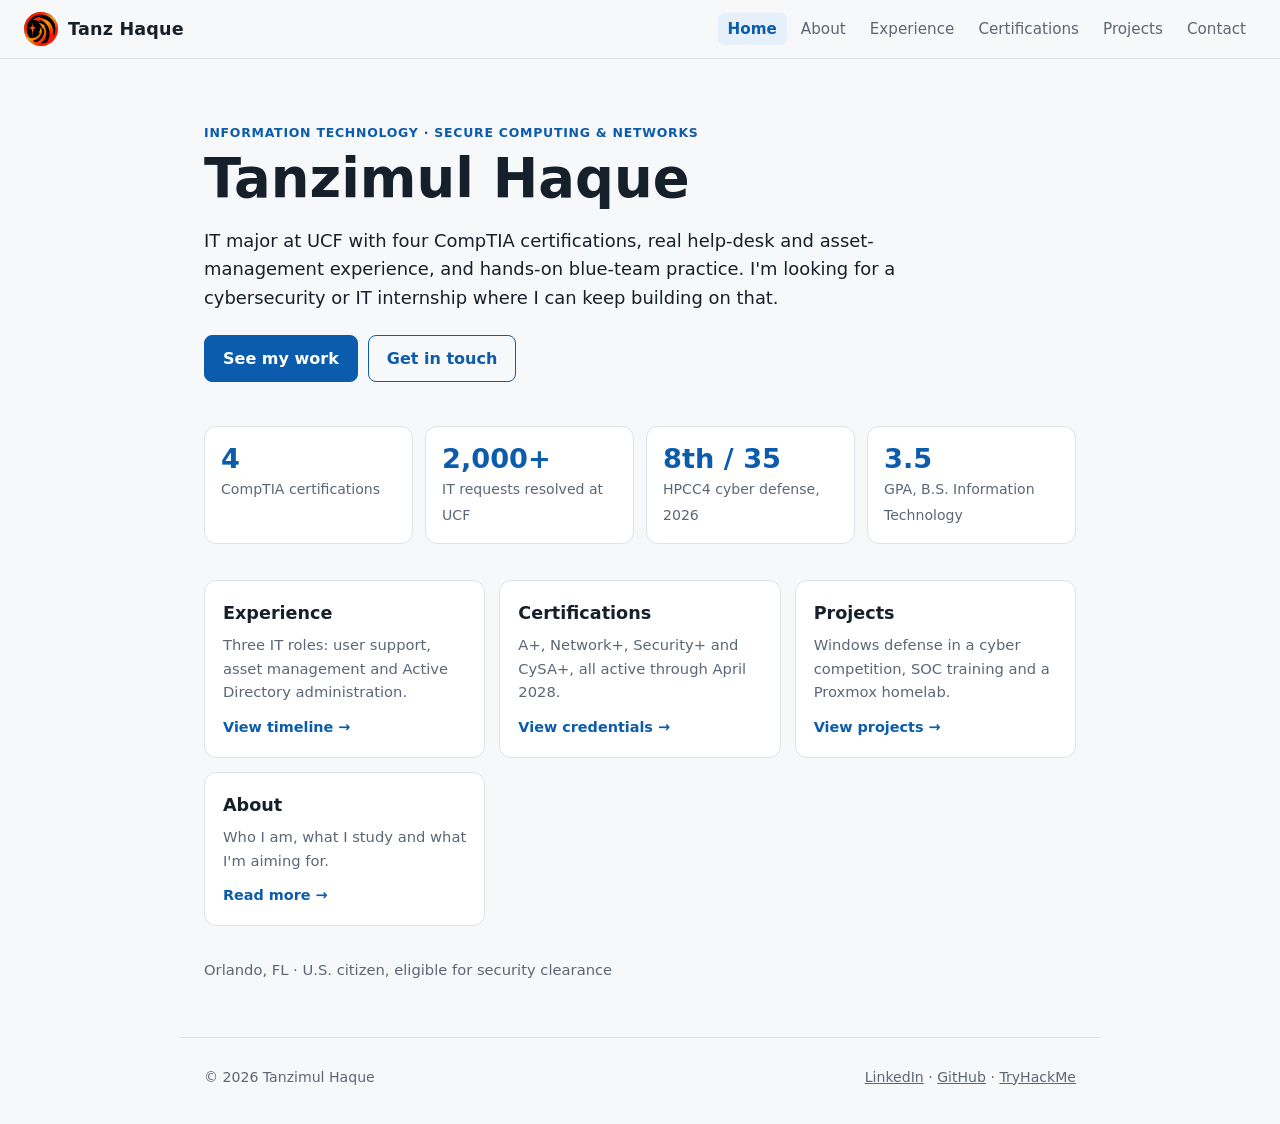
<file: index.html>
<!doctype html>
<html lang="en">
<head>
<meta charset="utf-8">
<meta name="viewport" content="width=device-width, initial-scale=1">
<title>Tanzimul Haque | IT &amp; Cybersecurity</title>
<meta name="description" content="Tanzimul Haque: UCF Information Technology student (SCAN minor) with Security+, CySA+, Network+ and A+, plus hands-on IT support and cyber competition experience.">
<link rel="icon" type="image/png" href="favicon.png">
<link rel="stylesheet" href="style.css">
</head>
<body class="home">
<header class="top">
  <a class="brand" href="index.html"><img src="logo.png" alt="" width="34" height="34"><span>Tanz Haque</span></a>
  <nav><a href="index.html" aria-current="page">Home</a><a href="about.html">About</a><a href="experience.html">Experience</a><a href="certifications.html">Certifications</a><a href="projects.html">Projects</a><a href="contact.html">Contact</a></nav>
</header>
<main>

<section class="hero">
  <p class="eyebrow">Information Technology &middot; Secure Computing &amp; Networks</p>
  <h1>Tanzimul Haque</h1>
  <p class="lead">IT major at UCF with four CompTIA certifications, real help-desk and asset-management experience, and hands-on blue-team practice. I'm looking for a cybersecurity or IT internship where I can keep building on that.</p>
  <p class="cta">
    <a class="btn" href="projects.html">See my work</a>
    <a class="btn ghost" href="contact.html">Get in touch</a>
  </p>
</section>

<section class="stats" aria-label="Highlights">
  <div class="stat"><b>4</b><span>CompTIA certifications</span></div>
  <div class="stat"><b>2,000+</b><span>IT requests resolved at UCF</span></div>
  <div class="stat"><b>8th / 35</b><span>HPCC4 cyber defense, 2026</span></div>
  <div class="stat"><b>3.5</b><span>GPA, B.S. Information Technology</span></div>
</section>

<section class="tiles">
  <a class="tile" href="experience.html"><h2>Experience</h2><p>Three IT roles: user support, asset management and Active Directory administration.</p><span>View timeline &rarr;</span></a>
  <a class="tile" href="certifications.html"><h2>Certifications</h2><p>A+, Network+, Security+ and CySA+, all active through April 2028.</p><span>View credentials &rarr;</span></a>
  <a class="tile" href="projects.html"><h2>Projects</h2><p>Windows defense in a cyber competition, SOC training and a Proxmox homelab.</p><span>View projects &rarr;</span></a>
  <a class="tile" href="about.html"><h2>About</h2><p>Who I am, what I study and what I'm aiming for.</p><span>Read more &rarr;</span></a>
</section>

<p class="facts-line">Orlando, FL &middot; U.S. citizen, eligible for security clearance</p>

</main>
<footer>
  <span>&copy; 2026 Tanzimul Haque</span>
  <span><a href="https://www.linkedin.com/in/tanzhaque/">LinkedIn</a> &middot; <a href="https://github.com/TanzHaque">GitHub</a> &middot; <a href="https://tryhackme.com/p/TanzHaque">TryHackMe</a></span>
</footer>
</body>
</html>
</file>
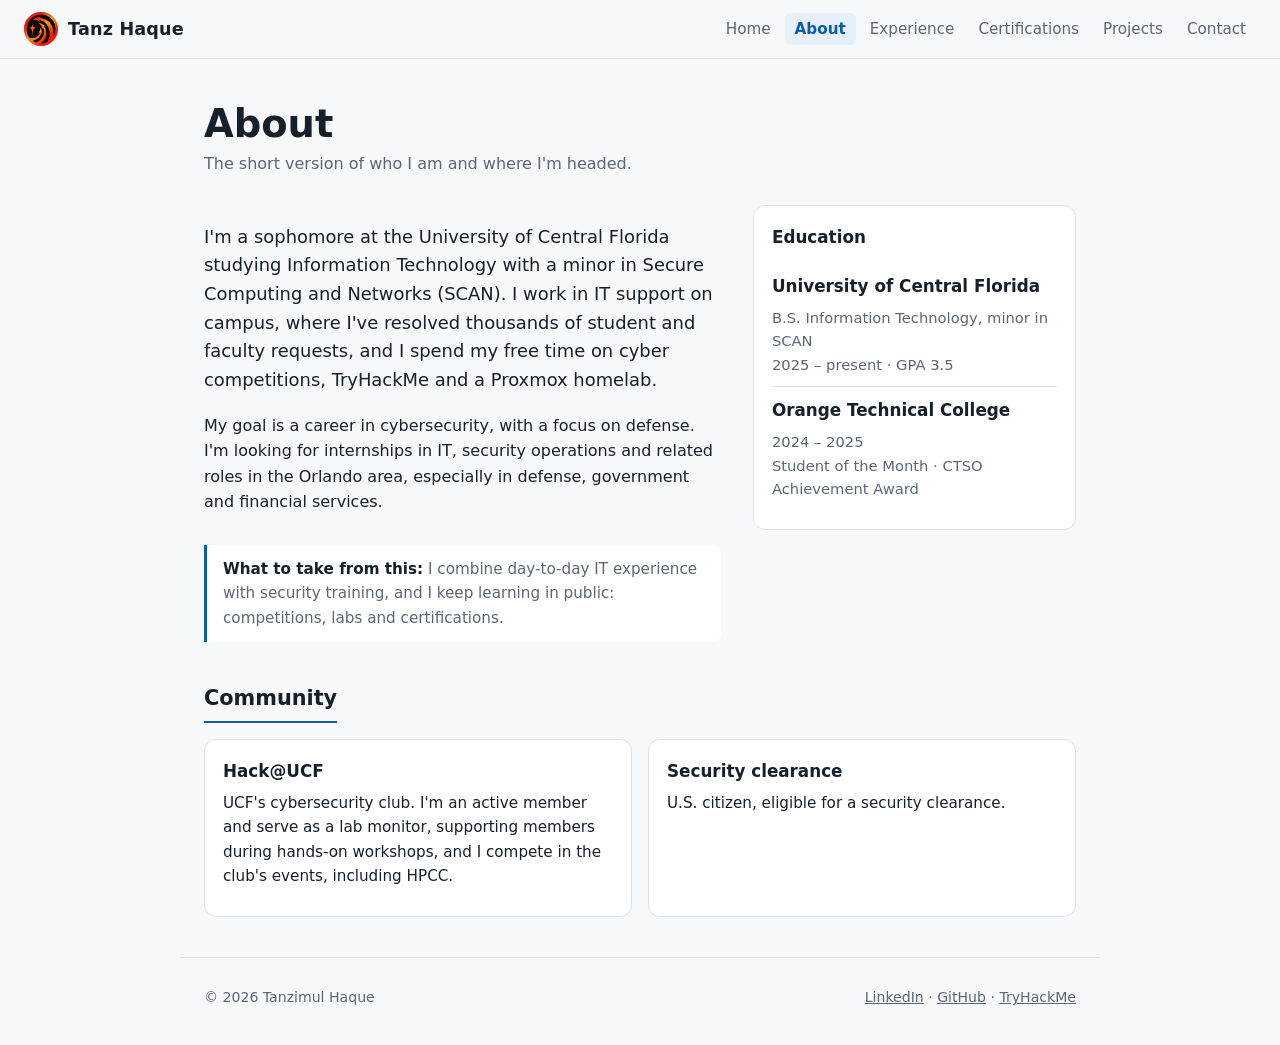
<file: about.html>
<!doctype html>
<html lang="en">
<head>
<meta charset="utf-8">
<meta name="viewport" content="width=device-width, initial-scale=1">
<title>About | Tanzimul Haque</title>
<meta name="description" content="About Tanzimul Haque: UCF IT student with a SCAN minor, working in campus IT support and building toward a cybersecurity career.">
<link rel="icon" type="image/png" href="favicon.png">
<link rel="stylesheet" href="style.css">
</head>
<body class="">
<header class="top">
  <a class="brand" href="index.html"><img src="logo.png" alt="" width="34" height="34"><span>Tanz Haque</span></a>
  <nav><a href="index.html">Home</a><a href="about.html" aria-current="page">About</a><a href="experience.html">Experience</a><a href="certifications.html">Certifications</a><a href="projects.html">Projects</a><a href="contact.html">Contact</a></nav>
</header>
<main>

<h1 class="page-title">About</h1>
<p class="page-sub">The short version of who I am and where I'm headed.</p>

<div class="two-col">
  <div>
    <p class="lead">I'm a sophomore at the University of Central Florida studying Information Technology with a minor in Secure Computing and Networks (SCAN). I work in IT support on campus, where I've resolved thousands of student and faculty requests, and I spend my free time on cyber competitions, TryHackMe and a Proxmox homelab.</p>
    <p>My goal is a career in cybersecurity, with a focus on defense. I'm looking for internships in IT, security operations and related roles in the Orlando area, especially in defense, government and financial services.</p>
    <p class="takeaway"><strong>What to take from this:</strong> I combine day-to-day IT experience with security training, and I keep learning in public: competitions, labs and certifications.</p>
  </div>
  <aside class="panel">
    <h2>Education</h2>
    <div class="mini">
      <h3>University of Central Florida</h3>
      <p>B.S. Information Technology, minor in SCAN<br>2025 &ndash; present &middot; GPA 3.5</p>
    </div>
    <div class="mini">
      <h3>Orange Technical College</h3>
      <p>2024 &ndash; 2025<br>Student of the Month &middot; CTSO Achievement Award</p>
    </div>
  </aside>
</div>

<h2 class="section">Community</h2>
<div class="cards">
  <article class="card">
    <h3>Hack@UCF</h3>
    <p>UCF's cybersecurity club. I'm an active member and serve as a lab monitor, supporting members during hands-on workshops, and I compete in the club's events, including HPCC.</p>
  </article>
  <article class="card">
    <h3>Security clearance</h3>
    <p>U.S. citizen, eligible for a security clearance.</p>
  </article>
</div>

</main>
<footer>
  <span>&copy; 2026 Tanzimul Haque</span>
  <span><a href="https://www.linkedin.com/in/tanzhaque/">LinkedIn</a> &middot; <a href="https://github.com/TanzHaque">GitHub</a> &middot; <a href="https://tryhackme.com/p/TanzHaque">TryHackMe</a></span>
</footer>
</body>
</html>
</file>
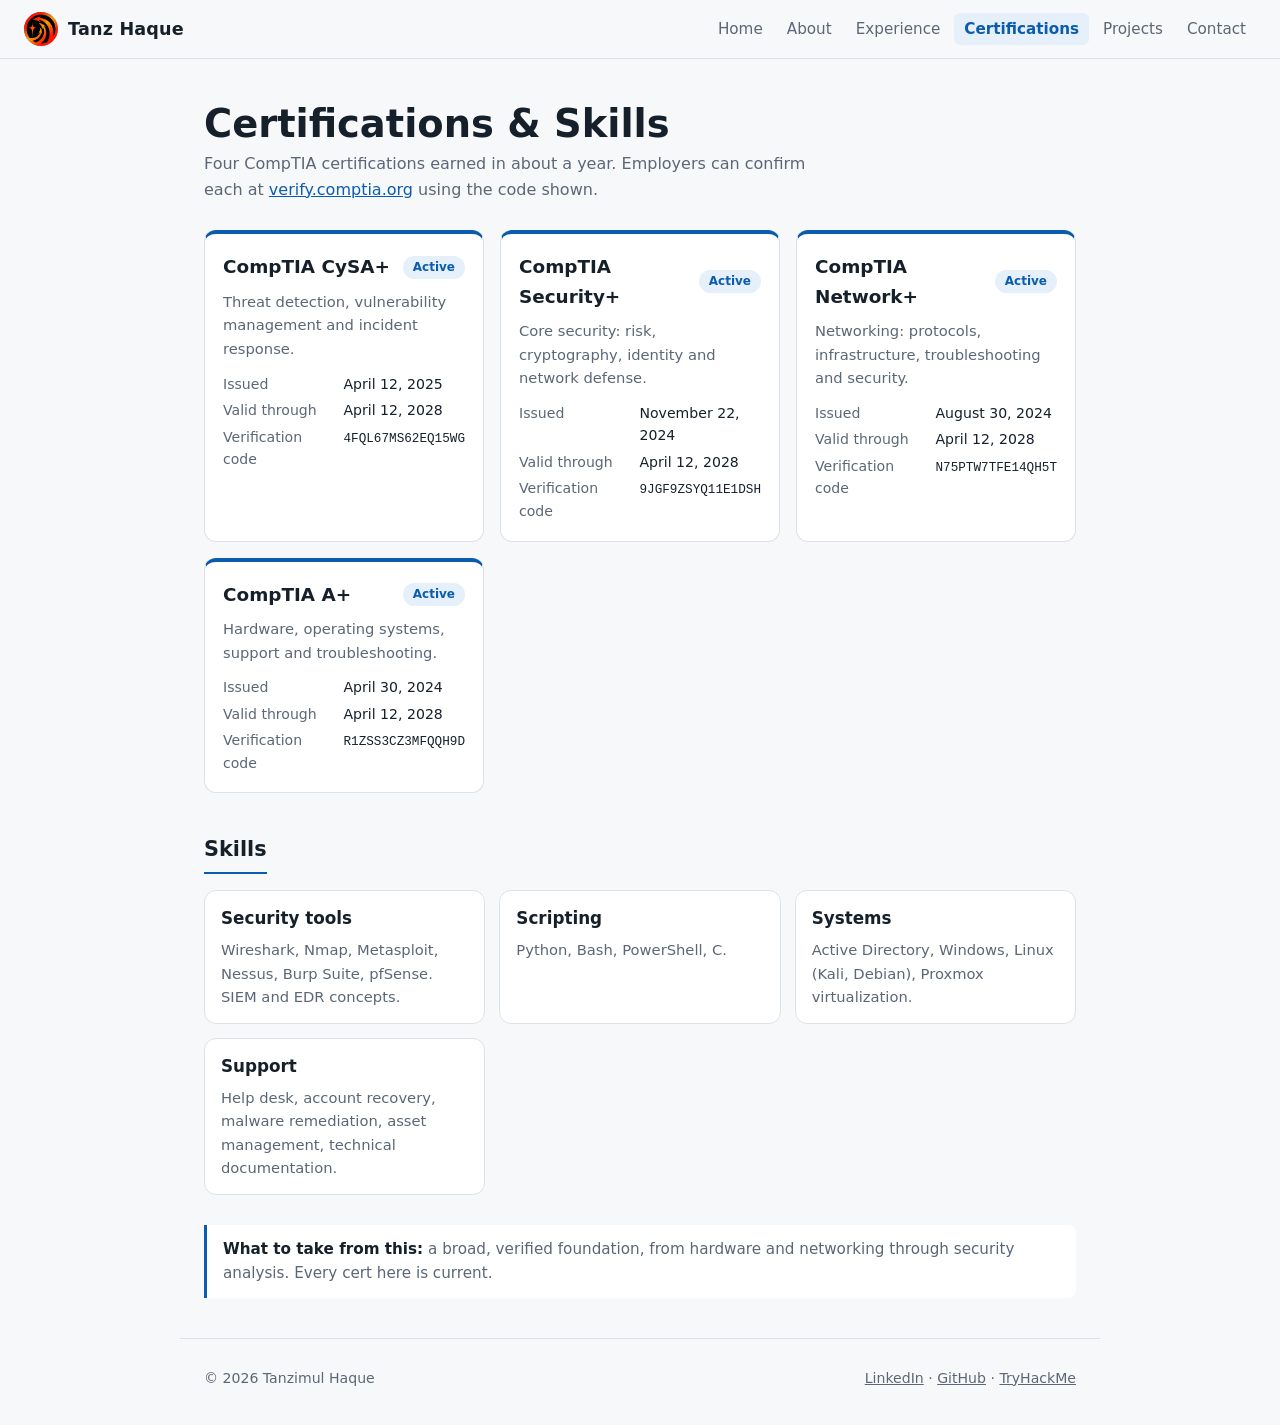
<file: certifications.html>
<!doctype html>
<html lang="en">
<head>
<meta charset="utf-8">
<meta name="viewport" content="width=device-width, initial-scale=1">
<title>Certifications | Tanzimul Haque</title>
<meta name="description" content="Tanzimul Haque's CompTIA certifications: A+, Network+, Security+ and CySA+, all active through April 2028.">
<link rel="icon" type="image/png" href="favicon.png">
<link rel="stylesheet" href="style.css">
</head>
<body class="">
<header class="top">
  <a class="brand" href="index.html"><img src="logo.png" alt="" width="34" height="34"><span>Tanz Haque</span></a>
  <nav><a href="index.html">Home</a><a href="about.html">About</a><a href="experience.html">Experience</a><a href="certifications.html" aria-current="page">Certifications</a><a href="projects.html">Projects</a><a href="contact.html">Contact</a></nav>
</header>
<main>
<h1 class="page-title">Certifications &amp; Skills</h1>
<p class="page-sub">Four CompTIA certifications earned in about a year. Employers can confirm each at <a href="https://verify.comptia.org">verify.comptia.org</a> using the code shown.</p>
<div class="cert-grid">
<article class="cert">
  <div class="cert-top"><h3>CompTIA CySA+</h3><span class="pill">Active</span></div>
  <p class="covers">Threat detection, vulnerability management and incident response.</p>
  <dl>
    <dt>Issued</dt><dd>April 12, 2025</dd>
    <dt>Valid through</dt><dd>April 12, 2028</dd>
    <dt>Verification code</dt><dd><code>4FQL67MS62EQ15WG</code></dd>
  </dl>
</article>
<article class="cert">
  <div class="cert-top"><h3>CompTIA Security+</h3><span class="pill">Active</span></div>
  <p class="covers">Core security: risk, cryptography, identity and network defense.</p>
  <dl>
    <dt>Issued</dt><dd>November 22, 2024</dd>
    <dt>Valid through</dt><dd>April 12, 2028</dd>
    <dt>Verification code</dt><dd><code>9JGF9ZSYQ11E1DSH</code></dd>
  </dl>
</article>
<article class="cert">
  <div class="cert-top"><h3>CompTIA Network+</h3><span class="pill">Active</span></div>
  <p class="covers">Networking: protocols, infrastructure, troubleshooting and security.</p>
  <dl>
    <dt>Issued</dt><dd>August 30, 2024</dd>
    <dt>Valid through</dt><dd>April 12, 2028</dd>
    <dt>Verification code</dt><dd><code>N75PTW7TFE14QH5T</code></dd>
  </dl>
</article>
<article class="cert">
  <div class="cert-top"><h3>CompTIA A+</h3><span class="pill">Active</span></div>
  <p class="covers">Hardware, operating systems, support and troubleshooting.</p>
  <dl>
    <dt>Issued</dt><dd>April 30, 2024</dd>
    <dt>Valid through</dt><dd>April 12, 2028</dd>
    <dt>Verification code</dt><dd><code>R1ZSS3CZ3MFQQH9D</code></dd>
  </dl>
</article>
</div>
<h2 class="section">Skills</h2>
<div class="skill-grid">
  <div class="skill"><h3>Security tools</h3><p>Wireshark, Nmap, Metasploit, Nessus, Burp Suite, pfSense. SIEM and EDR concepts.</p></div>
  <div class="skill"><h3>Scripting</h3><p>Python, Bash, PowerShell, C.</p></div>
  <div class="skill"><h3>Systems</h3><p>Active Directory, Windows, Linux (Kali, Debian), Proxmox virtualization.</p></div>
  <div class="skill"><h3>Support</h3><p>Help desk, account recovery, malware remediation, asset management, technical documentation.</p></div>
</div>
<p class="takeaway"><strong>What to take from this:</strong> a broad, verified foundation, from hardware and networking through security analysis. Every cert here is current.</p>
</main>
<footer>
  <span>&copy; 2026 Tanzimul Haque</span>
  <span><a href="https://www.linkedin.com/in/tanzhaque/">LinkedIn</a> &middot; <a href="https://github.com/TanzHaque">GitHub</a> &middot; <a href="https://tryhackme.com/p/TanzHaque">TryHackMe</a></span>
</footer>
</body>
</html>
</file>
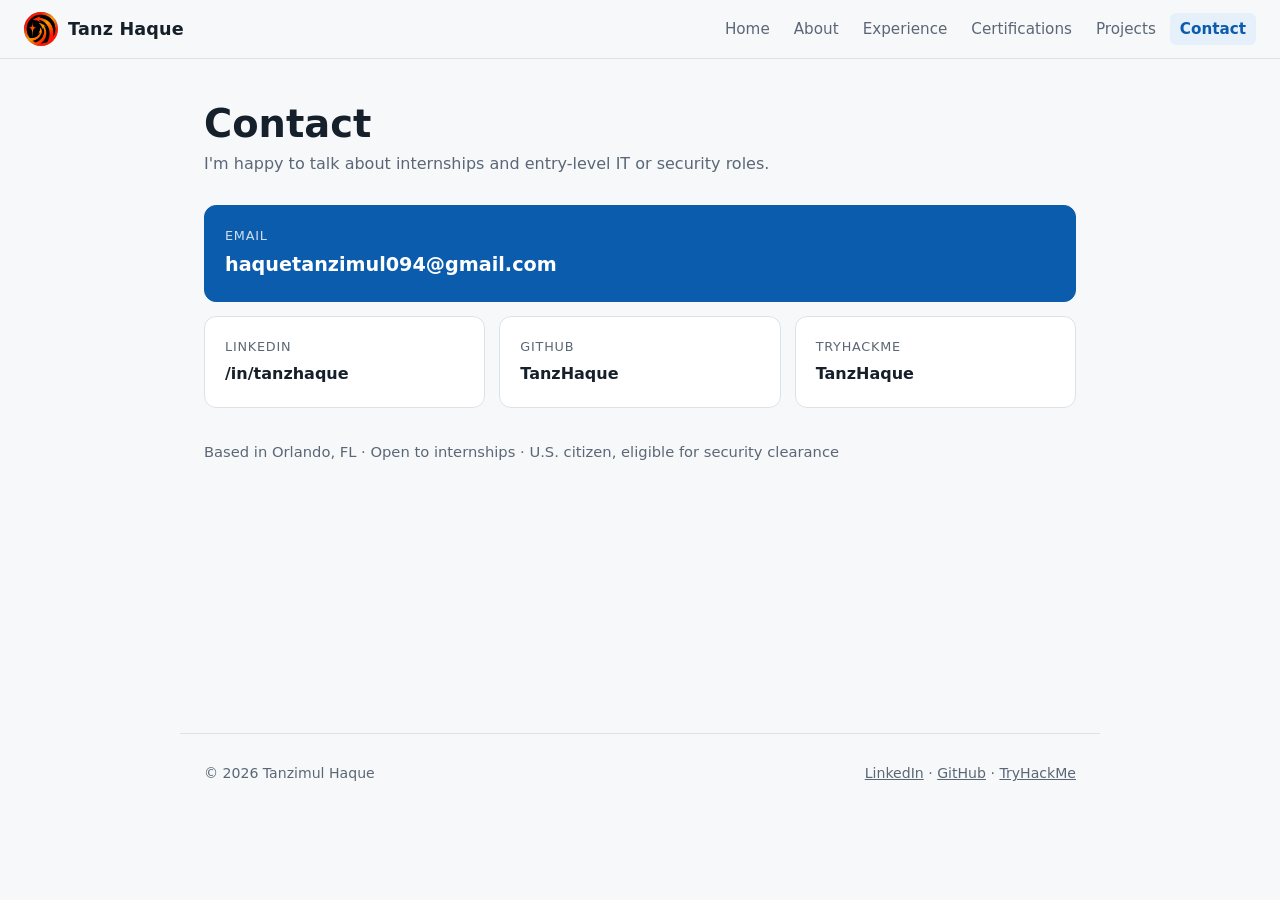
<file: contact.html>
<!doctype html>
<html lang="en">
<head>
<meta charset="utf-8">
<meta name="viewport" content="width=device-width, initial-scale=1">
<title>Contact | Tanzimul Haque</title>
<meta name="description" content="Contact Tanzimul Haque for internships and entry-level IT or cybersecurity roles.">
<link rel="icon" type="image/png" href="favicon.png">
<link rel="stylesheet" href="style.css">
</head>
<body class="">
<header class="top">
  <a class="brand" href="index.html"><img src="logo.png" alt="" width="34" height="34"><span>Tanz Haque</span></a>
  <nav><a href="index.html">Home</a><a href="about.html">About</a><a href="experience.html">Experience</a><a href="certifications.html">Certifications</a><a href="projects.html">Projects</a><a href="contact.html" aria-current="page">Contact</a></nav>
</header>
<main>

<h1 class="page-title">Contact</h1>
<p class="page-sub">I'm happy to talk about internships and entry-level IT or security roles.</p>
<div class="contact-grid">
  <a class="contact-card primary" href="mailto:haquetanzimul094@gmail.com"><span>Email</span><b>haquetanzimul094@gmail.com</b></a>
  <a class="contact-card" href="https://www.linkedin.com/in/tanzhaque/"><span>LinkedIn</span><b>/in/tanzhaque</b></a>
  <a class="contact-card" href="https://github.com/TanzHaque"><span>GitHub</span><b>TanzHaque</b></a>
  <a class="contact-card" href="https://tryhackme.com/p/TanzHaque"><span>TryHackMe</span><b>TanzHaque</b></a>
</div>
<p class="facts-line">Based in Orlando, FL &middot; Open to internships &middot; U.S. citizen, eligible for security clearance</p>

</main>
<footer>
  <span>&copy; 2026 Tanzimul Haque</span>
  <span><a href="https://www.linkedin.com/in/tanzhaque/">LinkedIn</a> &middot; <a href="https://github.com/TanzHaque">GitHub</a> &middot; <a href="https://tryhackme.com/p/TanzHaque">TryHackMe</a></span>
</footer>
</body>
</html>
</file>
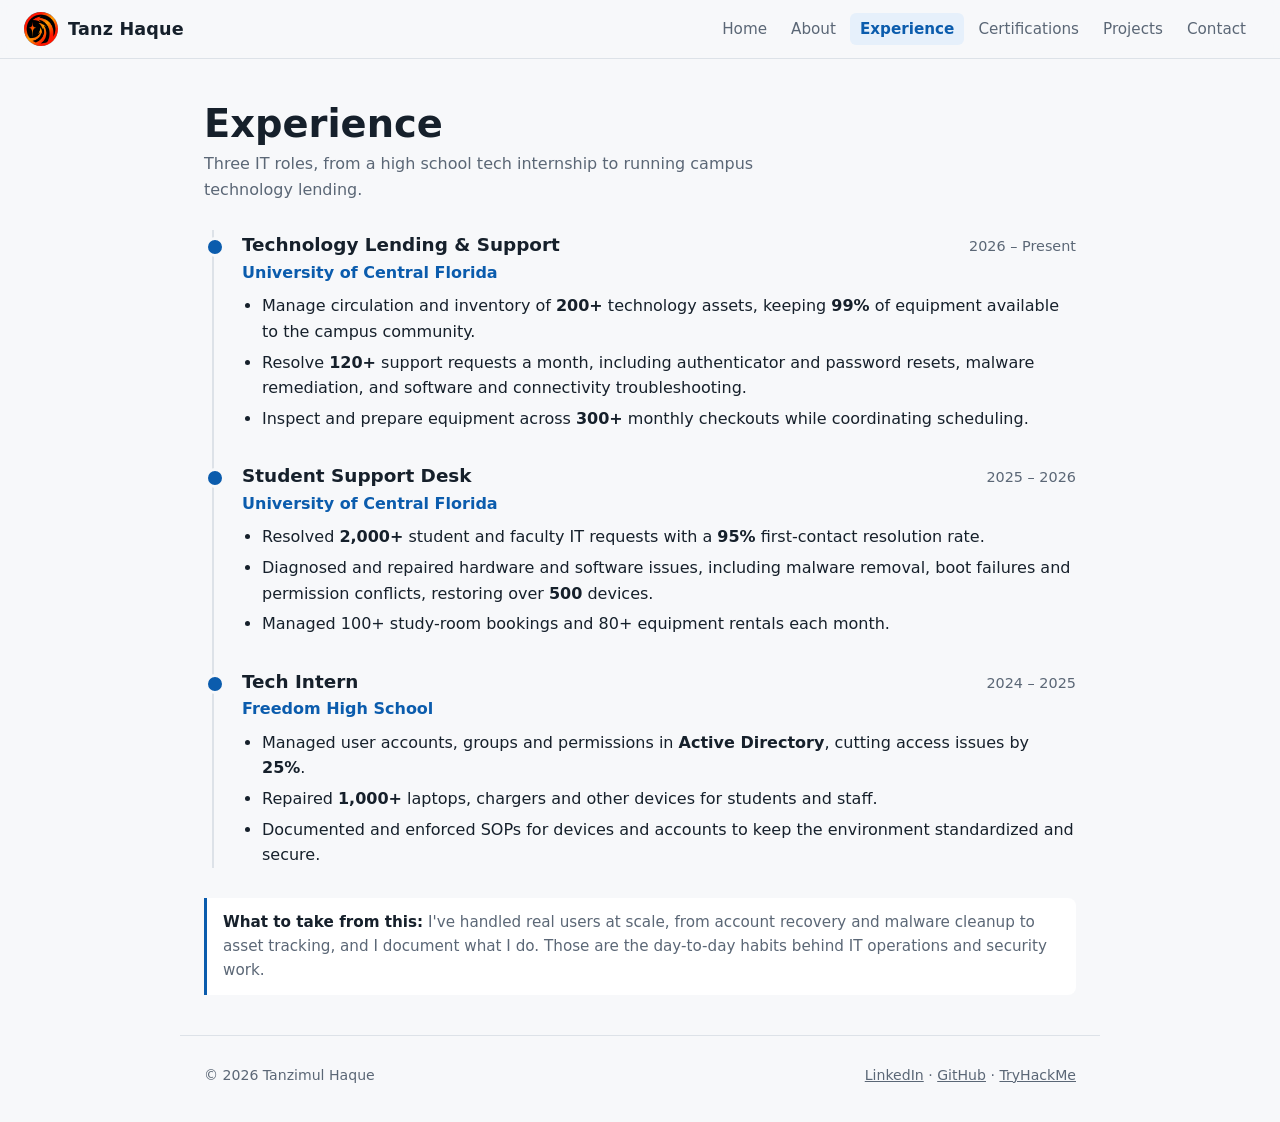
<file: experience.html>
<!doctype html>
<html lang="en">
<head>
<meta charset="utf-8">
<meta name="viewport" content="width=device-width, initial-scale=1">
<title>Experience | Tanzimul Haque</title>
<meta name="description" content="Tanzimul Haque's IT experience: UCF technology lending and support desk, and Active Directory administration at Freedom High School.">
<link rel="icon" type="image/png" href="favicon.png">
<link rel="stylesheet" href="style.css">
</head>
<body class="">
<header class="top">
  <a class="brand" href="index.html"><img src="logo.png" alt="" width="34" height="34"><span>Tanz Haque</span></a>
  <nav><a href="index.html">Home</a><a href="about.html">About</a><a href="experience.html" aria-current="page">Experience</a><a href="certifications.html">Certifications</a><a href="projects.html">Projects</a><a href="contact.html">Contact</a></nav>
</header>
<main>
<h1 class="page-title">Experience</h1>
<p class="page-sub">Three IT roles, from a high school tech internship to running campus technology lending.</p>
<div class="timeline">
<article class="job">
  <div class="job-head"><h3>Technology Lending &amp; Support</h3><time>2026 &ndash; Present</time></div>
  <p class="org">University of Central Florida</p>
  <ul><li>Manage circulation and inventory of <strong>200+</strong> technology assets, keeping <strong>99%</strong> of equipment available to the campus community.</li><li>Resolve <strong>120+</strong> support requests a month, including authenticator and password resets, malware remediation, and software and connectivity troubleshooting.</li><li>Inspect and prepare equipment across <strong>300+</strong> monthly checkouts while coordinating scheduling.</li></ul>
</article>
<article class="job">
  <div class="job-head"><h3>Student Support Desk</h3><time>2025 &ndash; 2026</time></div>
  <p class="org">University of Central Florida</p>
  <ul><li>Resolved <strong>2,000+</strong> student and faculty IT requests with a <strong>95%</strong> first-contact resolution rate.</li><li>Diagnosed and repaired hardware and software issues, including malware removal, boot failures and permission conflicts, restoring over <strong>500</strong> devices.</li><li>Managed 100+ study-room bookings and 80+ equipment rentals each month.</li></ul>
</article>
<article class="job">
  <div class="job-head"><h3>Tech Intern</h3><time>2024 &ndash; 2025</time></div>
  <p class="org">Freedom High School</p>
  <ul><li>Managed user accounts, groups and permissions in <strong>Active Directory</strong>, cutting access issues by <strong>25%</strong>.</li><li>Repaired <strong>1,000+</strong> laptops, chargers and other devices for students and staff.</li><li>Documented and enforced SOPs for devices and accounts to keep the environment standardized and secure.</li></ul>
</article>
</div>
<p class="takeaway"><strong>What to take from this:</strong> I've handled real users at scale, from account recovery and malware cleanup to asset tracking, and I document what I do. Those are the day-to-day habits behind IT operations and security work.</p>
</main>
<footer>
  <span>&copy; 2026 Tanzimul Haque</span>
  <span><a href="https://www.linkedin.com/in/tanzhaque/">LinkedIn</a> &middot; <a href="https://github.com/TanzHaque">GitHub</a> &middot; <a href="https://tryhackme.com/p/TanzHaque">TryHackMe</a></span>
</footer>
</body>
</html>
</file>
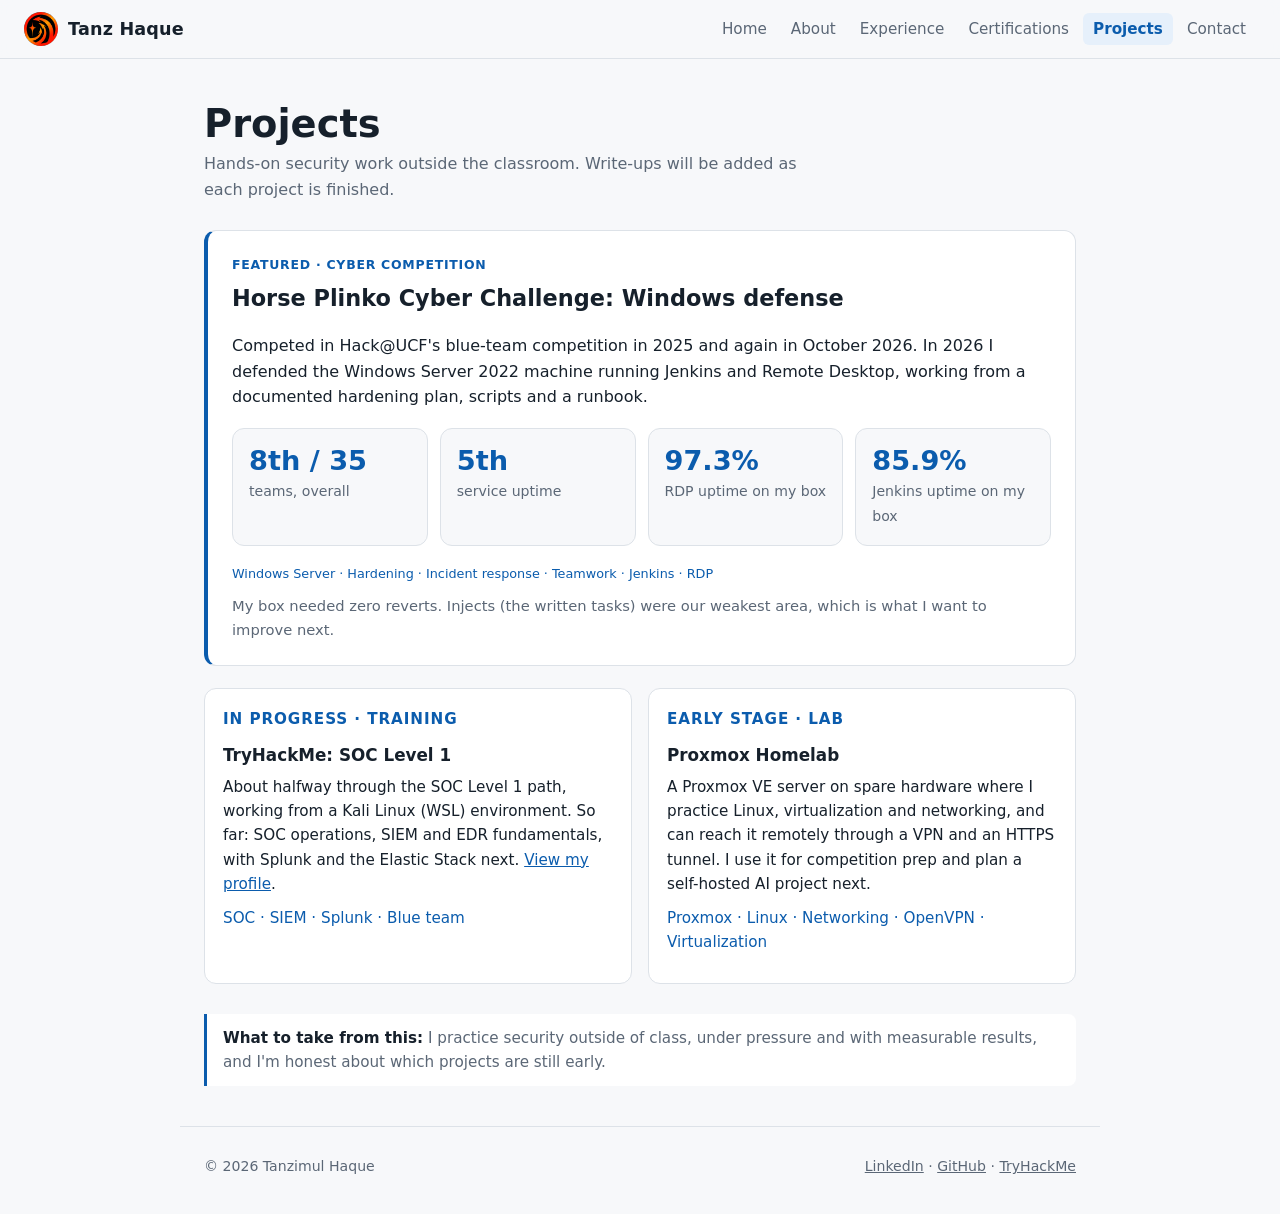
<file: projects.html>
<!doctype html>
<html lang="en">
<head>
<meta charset="utf-8">
<meta name="viewport" content="width=device-width, initial-scale=1">
<title>Projects | Tanzimul Haque</title>
<meta name="description" content="Projects by Tanzimul Haque: HPCC Windows defense (8th of 35), TryHackMe SOC Level 1 and a Proxmox homelab.">
<link rel="icon" type="image/png" href="favicon.png">
<link rel="stylesheet" href="style.css">
</head>
<body class="">
<header class="top">
  <a class="brand" href="index.html"><img src="logo.png" alt="" width="34" height="34"><span>Tanz Haque</span></a>
  <nav><a href="index.html">Home</a><a href="about.html">About</a><a href="experience.html">Experience</a><a href="certifications.html">Certifications</a><a href="projects.html" aria-current="page">Projects</a><a href="contact.html">Contact</a></nav>
</header>
<main>

<h1 class="page-title">Projects</h1>
<p class="page-sub">Hands-on security work outside the classroom. Write-ups will be added as each project is finished.</p>

<article class="feature">
  <p class="eyebrow">Featured &middot; Cyber competition</p>
  <h2>Horse Plinko Cyber Challenge: Windows defense</h2>
  <p>Competed in Hack@UCF's blue-team competition in 2025 and again in October 2026. In 2026 I defended the Windows Server 2022 machine running Jenkins and Remote Desktop, working from a documented hardening plan, scripts and a runbook.</p>
  <div class="stats small">
    <div class="stat"><b>8th / 35</b><span>teams, overall</span></div>
    <div class="stat"><b>5th</b><span>service uptime</span></div>
    <div class="stat"><b>97.3%</b><span>RDP uptime on my box</span></div>
    <div class="stat"><b>85.9%</b><span>Jenkins uptime on my box</span></div>
  </div>
  <p class="tags">Windows Server &middot; Hardening &middot; Incident response &middot; Teamwork &middot; Jenkins &middot; RDP</p>
  <p class="note-line">My box needed zero reverts. Injects (the written tasks) were our weakest area, which is what I want to improve next.</p>
</article>

<div class="cards">
  <article class="card">
    <p class="eyebrow">In progress &middot; Training</p>
    <h3>TryHackMe: SOC Level 1</h3>
    <p>About halfway through the SOC Level 1 path, working from a Kali Linux (WSL) environment. So far: SOC operations, SIEM and EDR fundamentals, with Splunk and the Elastic Stack next. <a href="https://tryhackme.com/p/TanzHaque">View my profile</a>.</p>
    <p class="tags">SOC &middot; SIEM &middot; Splunk &middot; Blue team</p>
  </article>
  <article class="card">
    <p class="eyebrow">Early stage &middot; Lab</p>
    <h3>Proxmox Homelab</h3>
    <p>A Proxmox VE server on spare hardware where I practice Linux, virtualization and networking, and can reach it remotely through a VPN and an HTTPS tunnel. I use it for competition prep and plan a self-hosted AI project next.</p>
    <p class="tags">Proxmox &middot; Linux &middot; Networking &middot; OpenVPN &middot; Virtualization</p>
  </article>
</div>
<p class="takeaway"><strong>What to take from this:</strong> I practice security outside of class, under pressure and with measurable results, and I'm honest about which projects are still early.</p>

</main>
<footer>
  <span>&copy; 2026 Tanzimul Haque</span>
  <span><a href="https://www.linkedin.com/in/tanzhaque/">LinkedIn</a> &middot; <a href="https://github.com/TanzHaque">GitHub</a> &middot; <a href="https://tryhackme.com/p/TanzHaque">TryHackMe</a></span>
</footer>
</body>
</html>
</file>
<file: style.css>
:root {
  --bg: #f7f8fa;
  --surface: #ffffff;
  --text: #16202b;
  --muted: #5b6776;
  --accent: #0b5cad;
  --accent-ink: #ffffff;
  --accent-soft: #e6f0fb;
  --line: #dde2e8;
}
@media (prefers-color-scheme: dark) {
  :root {
    --bg: #0f141a;
    --surface: #171e26;
    --text: #e8edf2;
    --muted: #9aa7b5;
    --accent: #5aa9ff;
    --accent-ink: #0a1118;
    --accent-soft: #14283d;
    --line: #28323d;
  }
}
* { box-sizing: border-box; }
html { scroll-behavior: smooth; }
body {
  margin: 0;
  background: var(--bg);
  color: var(--text);
  font: 16px/1.6 system-ui, -apple-system, "Segoe UI", Roboto, sans-serif;
}
a { color: var(--accent); }
code { font: .9em ui-monospace, Consolas, monospace; }

/* header / footer */
.top {
  position: sticky; top: 0; z-index: 5;
  display: flex; justify-content: space-between; align-items: center; flex-wrap: wrap; gap: 6px 20px;
  padding: 12px 24px;
  background: color-mix(in srgb, var(--bg) 90%, transparent);
  backdrop-filter: blur(8px);
  border-bottom: 1px solid var(--line);
}
.brand { display: inline-flex; align-items: center; gap: 10px; font-weight: 800; font-size: 1.1rem; letter-spacing: .01em; text-decoration: none; color: var(--text); }
.brand img { display: block; width: 34px; height: 34px; border-radius: 50%; background: #000; }
.top nav { display: flex; flex-wrap: wrap; gap: 4px 4px; }
.top nav a { padding: 4px 10px; border-radius: 6px; text-decoration: none; color: var(--muted); font-size: .95rem; }
.top nav a:hover { color: var(--accent); }
.top nav a[aria-current="page"] { color: var(--accent); background: var(--accent-soft); font-weight: 600; }
main, footer { max-width: 920px; margin: 0 auto; padding: 0 24px; }
main { min-height: 70vh; padding-bottom: 40px; }
footer { display: flex; justify-content: space-between; flex-wrap: wrap; gap: 8px; padding-top: 28px; padding-bottom: 36px; border-top: 1px solid var(--line); color: var(--muted); font-size: .88rem; }
footer a { color: var(--muted); }

/* type */
h1 { font-size: clamp(2.2rem, 6vw, 3.4rem); line-height: 1.1; margin: 4px 0 16px; }
h1.page-title { font-size: clamp(1.8rem, 4.5vw, 2.4rem); margin: 44px 0 6px; }
h2 { margin: 0 0 12px; }
h2.section { font-size: 1.3rem; margin: 40px 0 16px; padding-bottom: 6px; border-bottom: 2px solid var(--accent); display: inline-block; }
h3 { font-size: 1.05rem; margin: 0 0 6px; }
.page-sub { color: var(--muted); margin: 0 0 28px; max-width: 62ch; }
.eyebrow { color: var(--accent); font-weight: 600; letter-spacing: .06em; text-transform: uppercase; font-size: .78rem; margin: 0 0 6px; }
.lead { font-size: 1.12rem; max-width: 62ch; }
.tags { color: var(--accent); font-size: .8rem; margin: 0; }
.facts-line { color: var(--muted); font-size: .92rem; margin-top: 32px; }

/* buttons */
.cta { display: flex; flex-wrap: wrap; gap: 10px; margin: 22px 0 0; }
.btn { display: inline-block; padding: 10px 18px; border-radius: 8px; background: var(--accent); color: var(--accent-ink); text-decoration: none; font-weight: 600; border: 1px solid var(--accent); }
.btn.ghost { background: transparent; color: var(--accent); }
.btn:hover { filter: brightness(1.08); }

/* home */
.hero { padding: 64px 0 8px; }
.stats { display: grid; grid-template-columns: repeat(auto-fit, minmax(140px, 1fr)); gap: 12px; margin: 36px 0 0; }
.stat { background: var(--surface); border: 1px solid var(--line); border-radius: 12px; padding: 16px; }
.stat b { display: block; font-size: 1.7rem; line-height: 1.2; color: var(--accent); }
.stat span { color: var(--muted); font-size: .88rem; }
.stats.small { margin: 18px 0; }
.stats.small .stat { background: var(--bg); }
.tiles { display: grid; grid-template-columns: repeat(auto-fit, minmax(210px, 1fr)); gap: 14px; margin-top: 36px; }
.tile { display: flex; flex-direction: column; background: var(--surface); border: 1px solid var(--line); border-radius: 12px; padding: 18px; text-decoration: none; color: var(--text); transition: transform .12s, border-color .12s; }
.tile:hover { transform: translateY(-2px); border-color: var(--accent); }
.tile h2 { font-size: 1.1rem; margin: 0 0 6px; }
.tile p { margin: 0 0 12px; color: var(--muted); font-size: .92rem; flex: 1; }
.tile span { color: var(--accent); font-weight: 600; font-size: .9rem; }

/* about */
.two-col { display: grid; grid-template-columns: 1.6fr 1fr; gap: 32px; align-items: start; }
.panel { background: var(--surface); border: 1px solid var(--line); border-radius: 12px; padding: 18px; }
.panel h2 { font-size: 1.05rem; }
.mini { padding: 10px 0; border-top: 1px solid var(--line); }
.mini:first-of-type { border-top: 0; }
.mini p { margin: 0; color: var(--muted); font-size: .92rem; }

/* experience timeline */
.timeline { position: relative; margin-left: 8px; padding-left: 28px; border-left: 2px solid var(--line); }
.job { position: relative; margin-bottom: 30px; }
.job::before { content: ""; position: absolute; left: -37px; top: 7px; width: 14px; height: 14px; border-radius: 50%; background: var(--accent); border: 3px solid var(--bg); }
.job-head { display: flex; justify-content: space-between; align-items: baseline; gap: 12px; flex-wrap: wrap; }
.job-head h3 { font-size: 1.15rem; margin: 0; }
.job-head time { color: var(--muted); font-size: .9rem; white-space: nowrap; }
.org { margin: 0 0 8px; color: var(--accent); font-weight: 600; }
.job ul { margin: 0; padding-left: 20px; }
.job li { margin-bottom: 5px; }

/* certifications */
.cert-grid { display: grid; grid-template-columns: repeat(auto-fit, minmax(280px, 1fr)); gap: 16px; }
.cert { background: var(--surface); border: 1px solid var(--line); border-top: 4px solid var(--accent); border-radius: 12px; padding: 18px; }
.cert-top { display: flex; justify-content: space-between; align-items: center; gap: 8px; }
.cert-top h3 { margin: 0; font-size: 1.15rem; }
.pill { background: var(--accent-soft); color: var(--accent); font-size: .75rem; font-weight: 700; padding: 2px 10px; border-radius: 999px; }
.covers { color: var(--muted); font-size: .92rem; margin: 8px 0 12px; }
.cert dl { margin: 0; display: grid; grid-template-columns: auto 1fr; gap: 4px 14px; font-size: .88rem; }
.cert dt { color: var(--muted); }
.cert dd { margin: 0; }
.skill-grid { display: grid; grid-template-columns: repeat(auto-fit, minmax(210px, 1fr)); gap: 14px; }
.skill { background: var(--surface); border: 1px solid var(--line); border-radius: 12px; padding: 14px 16px; }
.skill p { margin: 0; color: var(--muted); font-size: .92rem; }

/* projects */
.feature { background: var(--surface); border: 1px solid var(--line); border-left: 4px solid var(--accent); border-radius: 12px; padding: 24px; margin-bottom: 22px; }
.feature h2 { font-size: 1.4rem; }
.note-line { color: var(--muted); font-size: .92rem; margin: 10px 0 0; }
.cards { display: grid; grid-template-columns: repeat(auto-fit, minmax(300px, 1fr)); gap: 16px; }
.card { background: var(--surface); border: 1px solid var(--line); border-radius: 12px; padding: 18px; }
.card p { margin: 0 0 10px; font-size: .95rem; }

/* contact */
.contact-grid { display: grid; grid-template-columns: repeat(auto-fit, minmax(230px, 1fr)); gap: 14px; }
.contact-card { display: block; background: var(--surface); border: 1px solid var(--line); border-radius: 12px; padding: 20px; text-decoration: none; color: var(--text); }
.contact-card:hover { border-color: var(--accent); }
.contact-card span { display: block; color: var(--muted); font-size: .8rem; text-transform: uppercase; letter-spacing: .06em; }
.contact-card b { display: block; margin-top: 4px; word-break: break-word; }
.contact-card.primary { background: var(--accent); border-color: var(--accent); color: var(--accent-ink); grid-column: 1 / -1; }
.contact-card.primary span { color: inherit; opacity: .8; }
.contact-card.primary b { font-size: 1.2rem; }

.takeaway { margin: 30px 0 0; padding: 12px 16px; border-left: 3px solid var(--accent); background: var(--surface); border-radius: 0 8px 8px 0; color: var(--muted); font-size: .95rem; }
.takeaway strong { color: var(--text); }

@media (max-width: 680px) {
  .two-col { grid-template-columns: 1fr; }
  .top { padding: 10px 16px; }
  main, footer { padding-left: 16px; padding-right: 16px; }
  .timeline { padding-left: 22px; }
  .job::before { left: -31px; }
}
</file>
